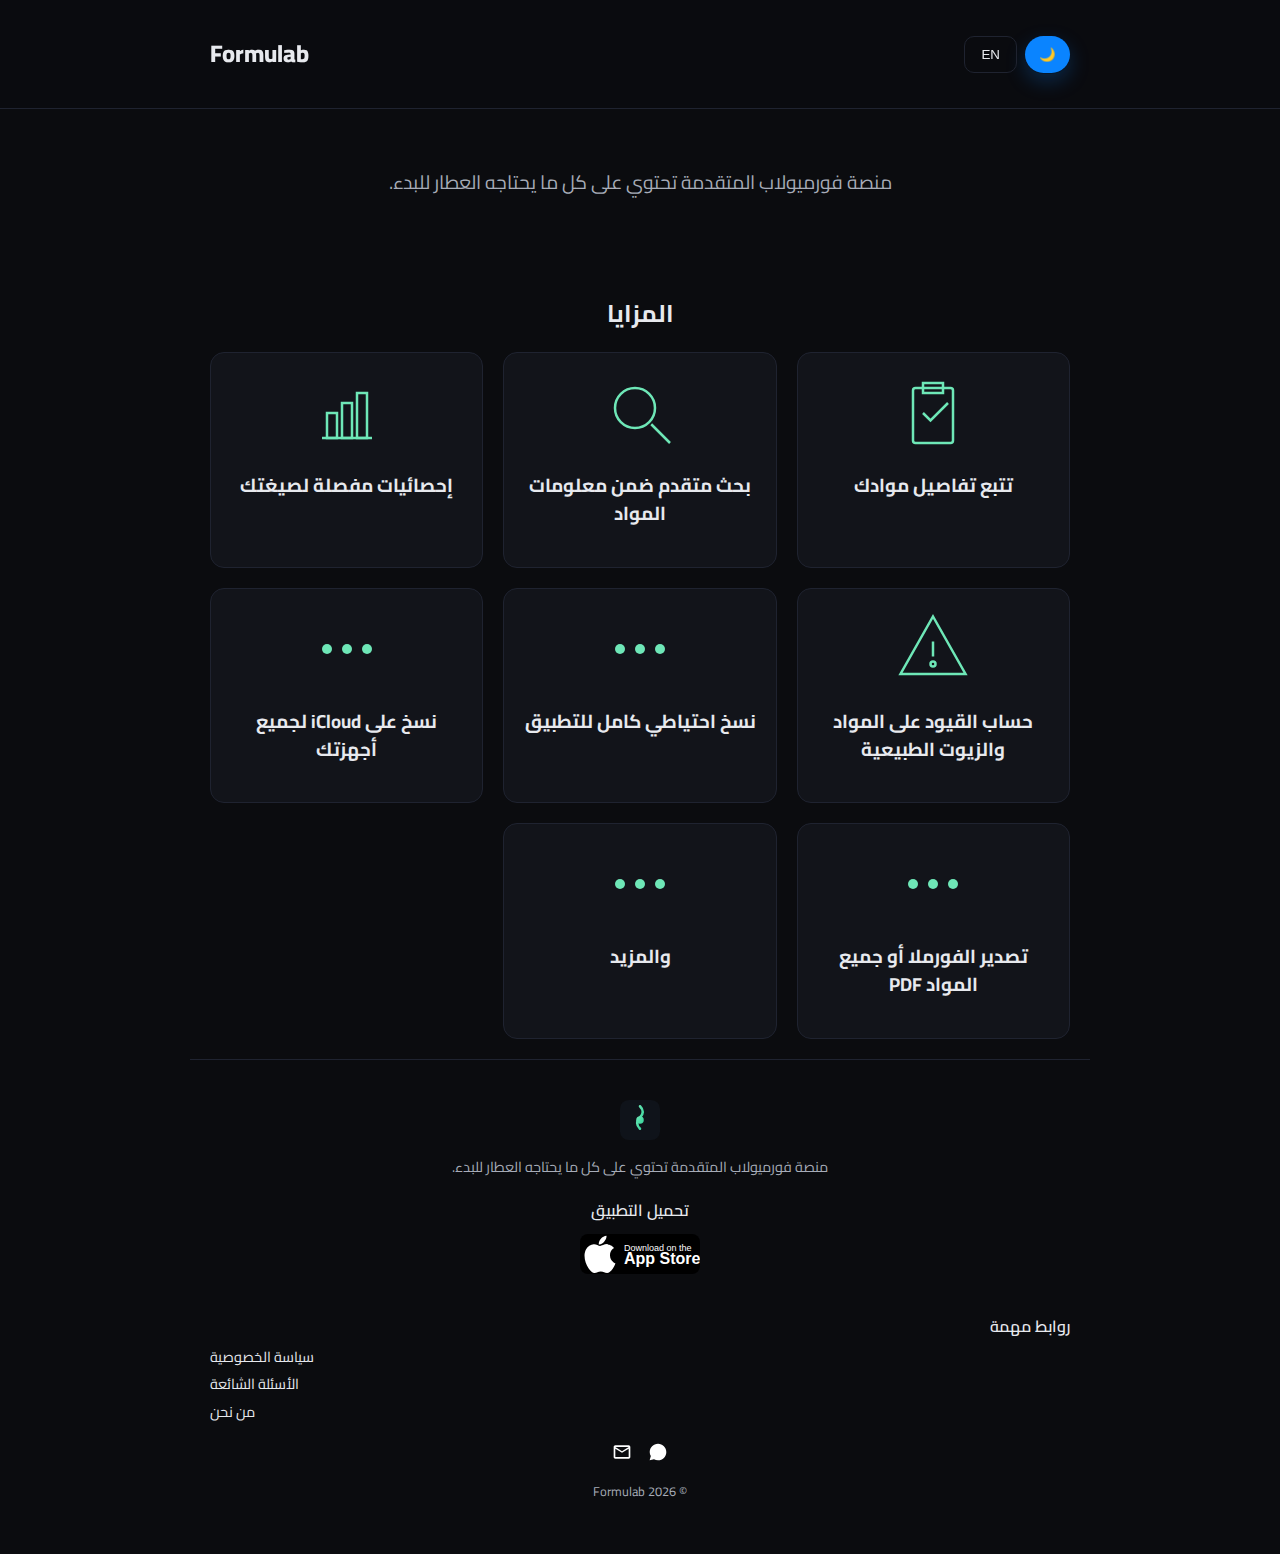
<file: index.html>
<!doctype html>
<html lang="en">
<head>
  <meta charset="utf-8" />
  <meta name="viewport" content="width=device-width, initial-scale=1" />
  <title>Formulab</title>
  <meta name="description" content="The advanced FORMULAB platform has everything a perfumer needs to get started." />
  <link href="https://fonts.googleapis.com/css2?family=Cairo:wght@400;600;800&display=swap" rel="stylesheet">
  <link rel="stylesheet" href="styles.css" />
</head>
<body>
  <header class="site-header">
    <div class="header container">
      <h1 class="brand">Formulab</h1>
      <div class="header-actions">
        <button id="themeToggle" class="btn solid" aria-label="Toggle theme">🌙</button>
        <button id="langToggle" class="btn outline">EN</button>
      </div>
    </div>
  </header>
  <main id="main">
    <section class="hero container">
      <p class="lead" data-i18n="hero.lead">The advanced FORMULAB platform has everything a perfumer needs to get started.</p>
    </section>
    <section class="features container" id="features">
      <h2 data-i18n="features.header">Features</h2>
      <div class="grid">
        <article class="feature">
          <img src="assets/feature-track.svg" alt="Track your material details" />
          <h3 data-i18n="feature.track">Track your material details</h3>
        </article>
        <article class="feature">
          <img src="assets/feature-search.svg" alt="Advanced search within material information" />
          <h3 data-i18n="feature.search">Advanced search within material information</h3>
        </article>
        <article class="feature">
          <img src="assets/feature-stats.svg" alt="Detailed statistics for your formula" />
          <h3 data-i18n="feature.stats">Detailed statistics for your formula</h3>
        </article>
        <article class="feature">
          <img src="assets/feature-restrictions.svg" alt="Calculation of restrictions on materials and natural oils" />
          <h3 data-i18n="feature.restrictions">Calculation of restrictions on materials and natural oils</h3>
        </article>
        <article class="feature">
          <img src="assets/feature-more.svg" alt="Full app backup" />
          <h3 data-i18n="feature.backup">Full app backup</h3>
        </article>
        <article class="feature">
          <img src="assets/feature-more.svg" alt="iCloud backup across all your devices" />
          <h3 data-i18n="feature.icloud">iCloud backup across all your devices</h3>
        </article>
        <article class="feature">
          <img src="assets/feature-more.svg" alt="Export formula or all materials as PDF" />
          <h3 data-i18n="feature.export">Export formula or all materials as PDF</h3>
        </article>
        <article class="feature">
          <img src="assets/feature-more.svg" alt="and more" />
          <h3 data-i18n="feature.more">and more</h3>
        </article>
      </div>
    </section>
  </main>
  <footer class="site-footer container">
    <img src="assets/logo.svg" alt="Formulab" class="footer-logo" />
    <p class="footer-desc" data-i18n="footer.description">The advanced FORMULAB platform has everything a perfumer needs to get started.</p>
    <div class="download">
      <p class="download-title" data-i18n="footer.download">Download the app</p>
      <div class="download-links">
        <a href="#" id="appStoreLink"><img src="assets/appstore-badge.svg" alt="App Store" /></a>
      </div>
    </div>
  <p class="footer-pages-title" data-i18n="footer.linksTitle">روابط مهمة</p>
  <nav class="footer-pages" id="footerPages"></nav>
    <div class="footer-social">
      <a id="whatsLink" href="https://wa.me/966596204057" target="_blank" rel="noopener" aria-label="WhatsApp">
        <img src="assets/whatsapp.svg" alt="WhatsApp" />
      </a>
      <a id="mailLink" href="mailto:allbdrii99@gmail.com" aria-label="Email">
        <img src="assets/mail.svg" alt="Email" />
      </a>
    </div>
    <p class="footer-copy">© <span id="year"></span> Formulab</p>
  </footer>
  <script src="config.js"></script>
  <script src="main.js"></script>
  <script>
    const yearEl = document.getElementById('year');
    if (yearEl) yearEl.textContent = new Date().getFullYear();
  </script>

</body>
</html>
</file>
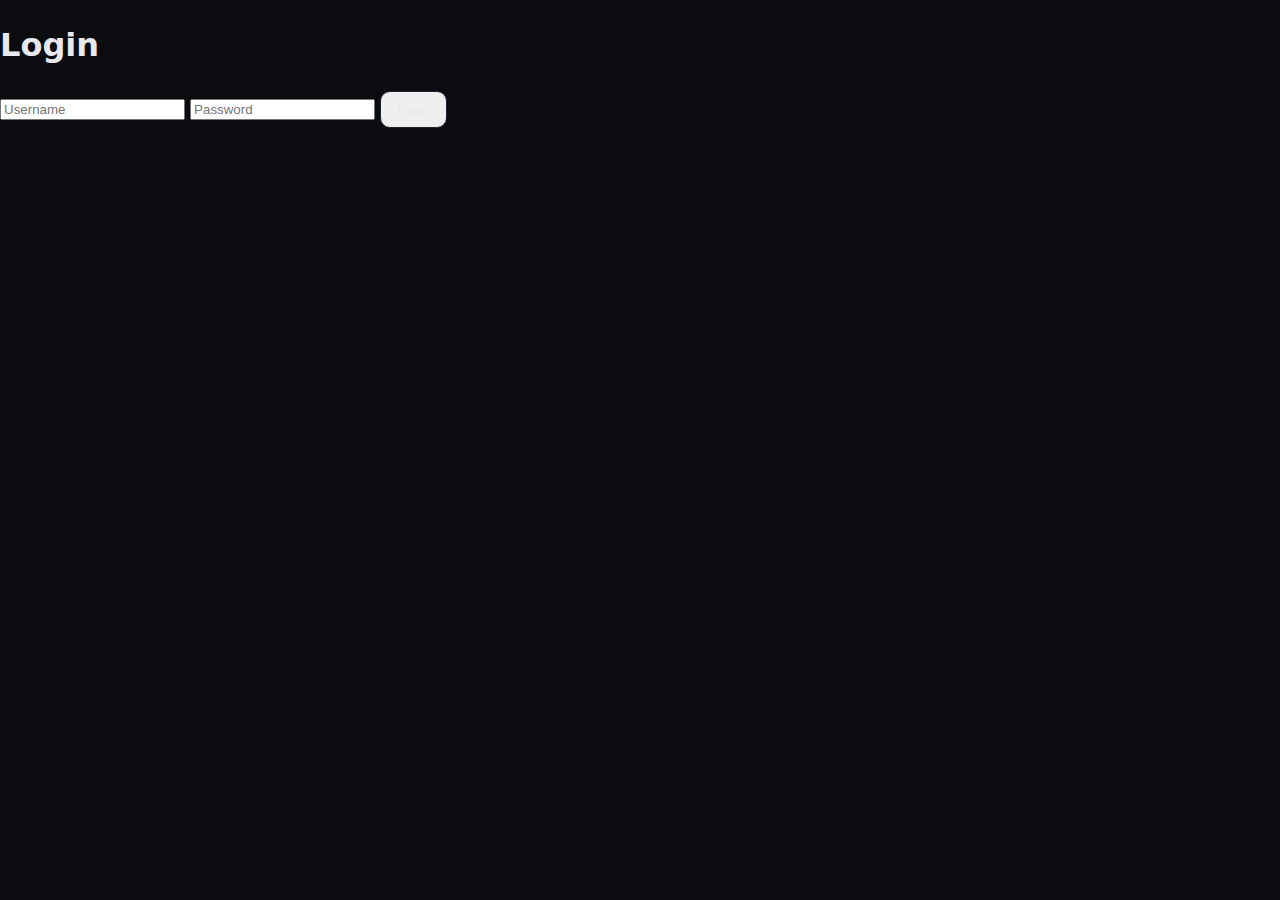
<file: admin.html>
<!doctype html>
<html lang="en">
<head>
  <meta charset="utf-8" />
  <meta name="viewport" content="width=device-width, initial-scale=1" />
  <title>Admin Panel</title>
  <link rel="stylesheet" href="styles.css" />
</head>
<body>
  <div id="login">
    <h1>Login</h1>
    <form id="loginForm">
      <input type="text" id="username" placeholder="Username" required />
      <input type="password" id="password" placeholder="Password" required />
      <button type="submit" class="btn">Login</button>
    </form>
  </div>
  <div id="panel" style="display:none;">
    <h1>Control Panel</h1>
    <section>
      <label>Site name<br><input id="siteName" type="text" /></label><br>
      <label>Site icon URL<br><input id="siteIcon" type="text" /></label><br>
      <label>WhatsApp link<br><input id="whatsapp" type="text" /></label><br>
      <label>Email link<br><input id="email" type="text" /></label>
    </section>
    <section>
      <h2>Important pages</h2>
      <div id="pagesContainer"></div>
      <button id="addPage" class="btn">Add page</button>
    </section>
    <button id="saveConfig" class="btn">Save</button>
  </div>
  <script src="config.js"></script>
  <script src="admin.js"></script>
</body>
</html>
</file>
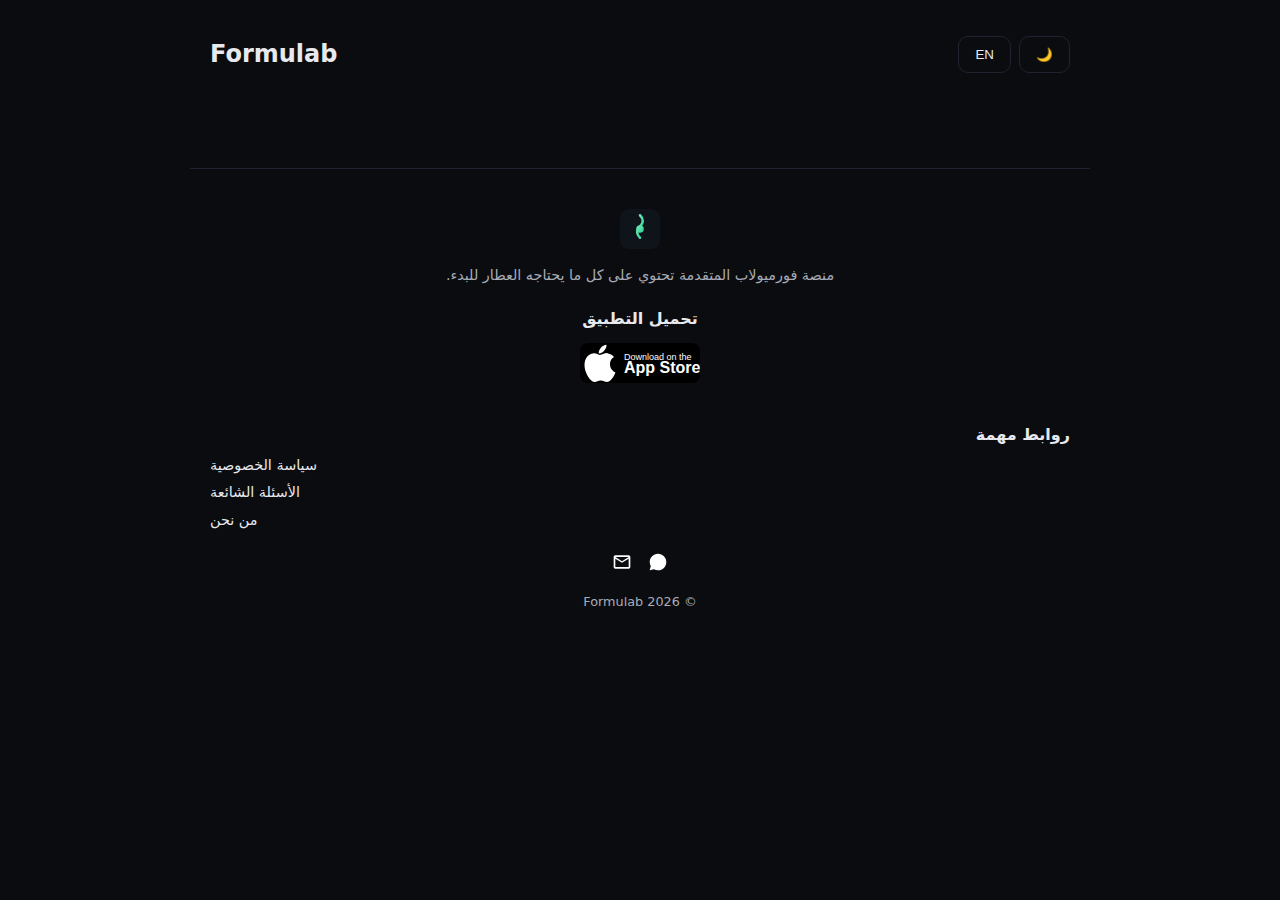
<file: page.html>
<!doctype html>
<html lang="en">
<head>
  <meta charset="utf-8" />
  <meta name="viewport" content="width=device-width, initial-scale=1" />
  <title>Page</title>
  <link rel="stylesheet" href="styles.css" />
</head>
<body>
  <header class="header container">
    <h1 class="brand">Formulab</h1>
    <div class="header-actions">
      <button id="themeToggle" class="btn outline" aria-label="Toggle theme">🌙</button>
      <button id="langToggle" class="btn outline">EN</button>
    </div>
  </header>
  <main class="container">
    <h2 id="pageTitle"></h2>
    <div id="pageContent"></div>
  </main>
  <footer class="site-footer container">
    <img src="assets/logo.svg" alt="Formulab" class="footer-logo" />
    <p class="footer-desc" data-i18n="footer.description">The advanced FORMULAB platform has everything a perfumer needs to get started.</p>
    <div class="download">
      <p class="download-title" data-i18n="footer.download">Download the app</p>
      <div class="download-links">
        <a href="#" id="appStoreLink"><img src="assets/appstore-badge.svg" alt="App Store" /></a>
      </div>
    </div>
    <p class="footer-pages-title" data-i18n="footer.linksTitle">Important links</p>
    <nav class="footer-pages" id="footerPages"></nav>
    <div class="footer-social">
      <a id="whatsLink" href="https://wa.me/966596204057" target="_blank" rel="noopener" aria-label="WhatsApp">
        <img src="assets/whatsapp.svg" alt="WhatsApp" />
      </a>
      <a id="mailLink" href="mailto:allbdrii99@gmail.com" aria-label="Email">
        <img src="assets/mail.svg" alt="Email" />
      </a>
    </div>
    <p class="footer-copy">© <span id="year"></span> Formulab</p>
  </footer>
  <script src="config.js"></script>
  <script src="main.js"></script>
  <script>
    document.addEventListener('DOMContentLoaded', () => {
      const params = new URLSearchParams(location.search);
      const slug = params.get('slug');
      const cfg = loadConfig();
      const page = cfg.pages.find(p => p.slug === slug);
      if (page) {
        const title = page.titles[currentLang] || page.titles.en || '';
        const content = page.contents[currentLang] || page.contents.en || '';
        document.getElementById('pageTitle').textContent = title;
        document.getElementById('pageContent').innerHTML = content;
      }
    });
  </script>
</body>
</html>
</file>
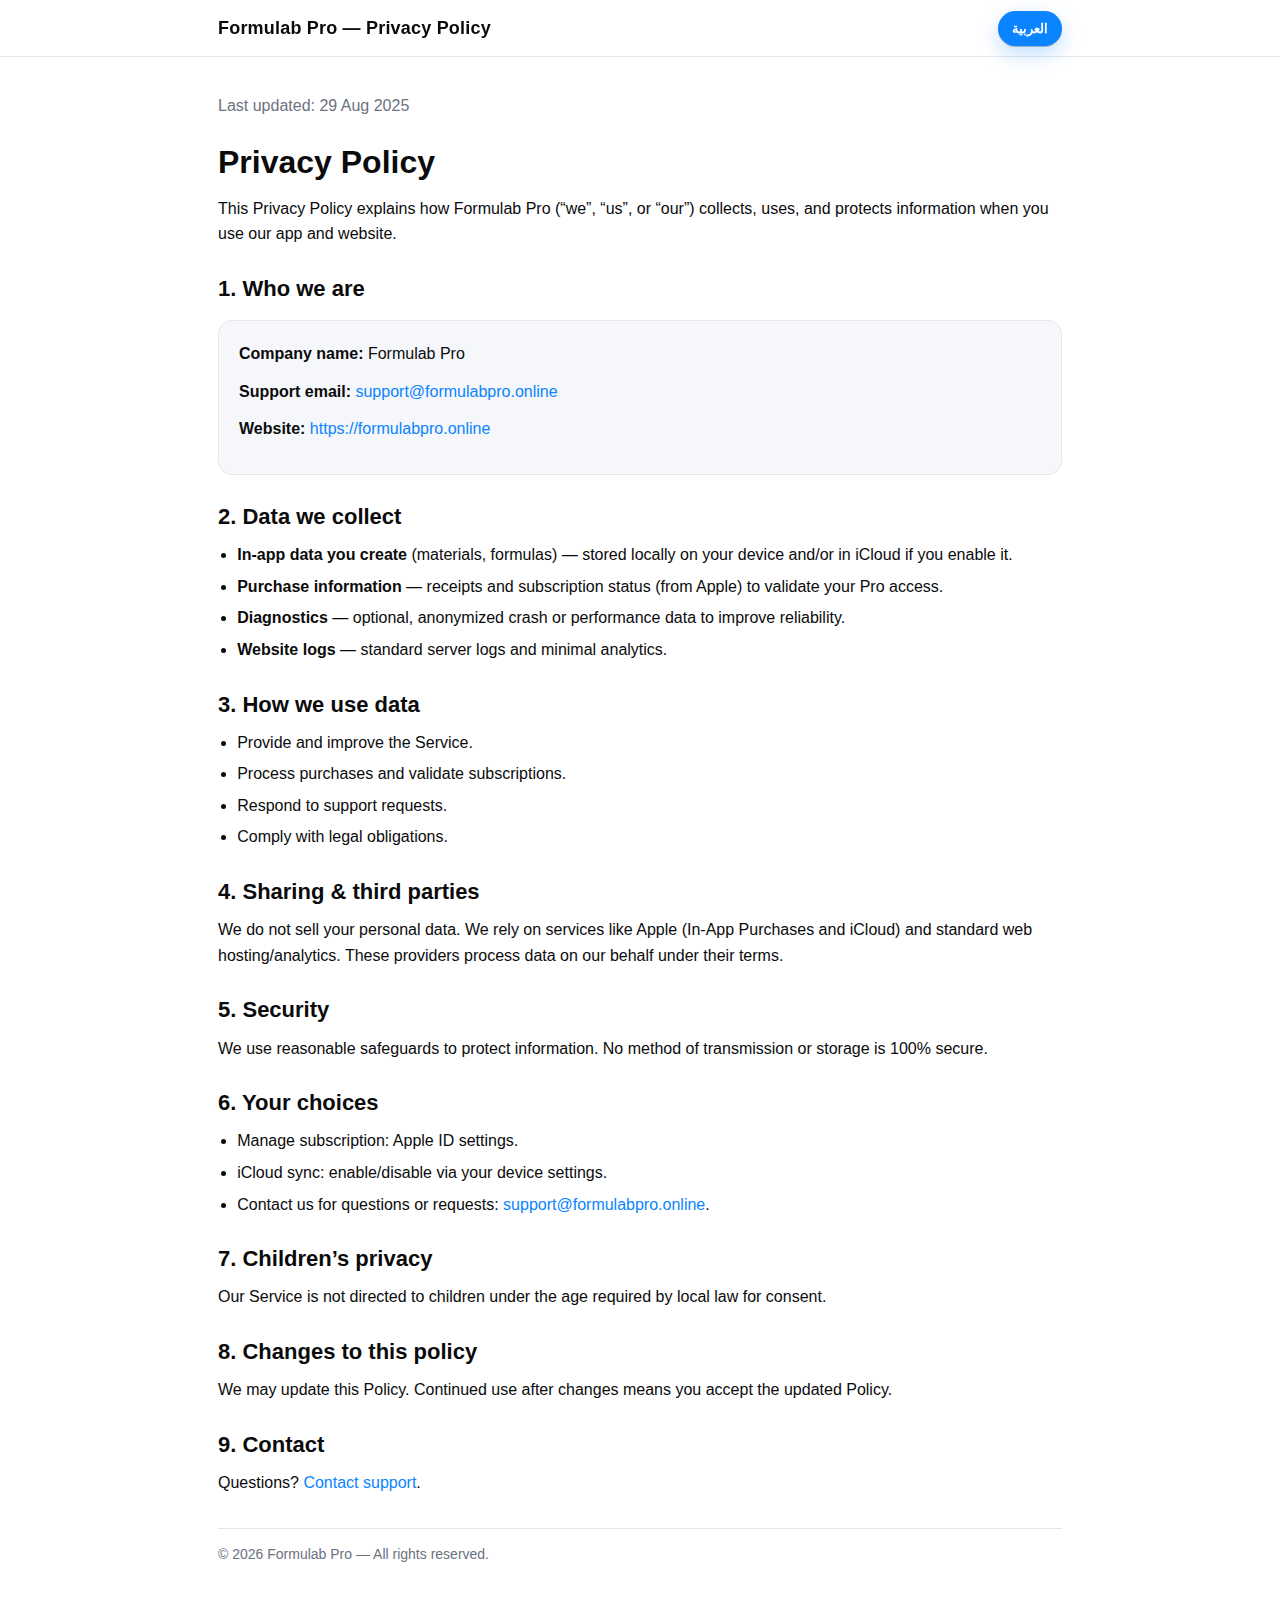
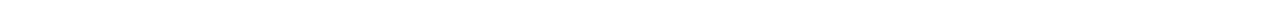
<file: privacy.html>
<!doctype html>
<html lang="en" dir="ltr">
<head>
<meta charset="utf-8" />
<meta name="viewport" content="width=device-width,initial-scale=1" />
<title>Formulab Pro — Privacy Policy</title>
<meta name="color-scheme" content="light dark" />
<style>
  :root{
    --bg: #ffffff;
    --fg: #0b0b0c;
    --muted: #6b7280;
    --link: #0a84ff;
    --card: #f5f7fb;
    --border: #e5e7eb;
  }
  @media (prefers-color-scheme: dark){
    :root{
      --bg: #0b0b0c;
      --fg: #f7f7f8;
      --muted: #a1a1aa;
      --link: #4da3ff;
      --card: #121317;
      --border: #23242a;
    }
  }
  *{box-sizing:border-box}
  html,body{height:100%}
  body{
    margin:0;
    font: 16px -apple-system, BlinkMacSystemFont, "Segoe UI", Roboto, "Helvetica Neue", Arial, "Apple Color Emoji", "Segoe UI Emoji", "Segoe UI Symbol", sans-serif;
    background:var(--bg);
    color:var(--fg);
    line-height:1.6;
  }
  .wrap{
    max-width: 900px;
    margin: 0 auto;
    padding: 20px clamp(16px, 4vw, 28px) 44px;
  }
  header{
    position: sticky;
    top:0;
    backdrop-filter: blur(8px);
    background: color-mix(in srgb, var(--bg) 85%, transparent);
    border-bottom: 1px solid var(--border);
    z-index: 10;
  }
  .head{
    display:flex; align-items:center; justify-content:space-between;
    gap:12px; min-height:56px;
    padding: 8px clamp(16px, 4vw, 28px);
    max-width: 900px; margin: 0 auto;
  }
  .brand{ font-weight: 800; letter-spacing: .2px; font-size: 18px; }

  /* زر تغيير اللغة — نسخة "ممتلئة" واضحة */
  .lang-btn{
    appearance: none;
    border: none;
    background: var(--link);
    color: #fff;
    padding: 10px 14px;
    border-radius: 999px;
    font-weight: 700;
    cursor: pointer;
    box-shadow: 0 1px 0 rgba(0,0,0,.25),
                0 8px 20px color-mix(in srgb, var(--link) 25%, transparent);
    transition: transform .08s ease, filter .12s ease, box-shadow .12s ease;
  }
  .lang-btn:hover{ filter: brightness(.95); }
  .lang-btn:active{ transform: translateY(1px); }
  .lang-btn:focus-visible{
    outline: 2px solid #fff;
    outline-offset: 2px;
  }
  @media (prefers-color-scheme: dark) {
    .lang-btn{
      box-shadow: 0 1px 0 rgba(0,0,0,.5),
                  0 8px 20px color-mix(in srgb, var(--link) 35%, transparent);
    }
  }

  main{ margin-top: 16px; }
  h1{ font-size: clamp(22px, 3.6vw, 32px); margin: 18px 0 8px; }
  h2{ font-size: clamp(18px, 2.8vw, 22px); margin: 24px 0 8px; }
  p{ margin: 0 0 12px; }
  ul{ margin: 0 0 12px 1.2em; padding:0; }
  li{ margin: 6px 0; }
  a{ color: var(--link); text-decoration: none; }
  a:hover{ text-decoration: underline; }

  .card{
    background: var(--card);
    border: 1px solid var(--border);
    border-radius: 14px;
    padding: clamp(14px, 2.8vw, 20px);
    margin: 14px 0;
  }
  .muted{ color: var(--muted); }
  footer{
    margin-top: 32px; padding-top: 14px;
    border-top:1px solid var(--border);
    color:var(--muted); font-size: 14px;
  }

  /* RTL tweaks */
  html[dir="rtl"] body{ font-family: system-ui, -apple-system, "SF Pro", "Segoe UI", Tahoma, "Noto Kufi Arabic", "Cairo", "Geeza Pro", Arial, sans-serif; }
  html[dir="rtl"] ul{ margin: 0 1.2em 12px 0; }
</style>
</head>
<body>
  <header>
    <div class="head">
      <div class="brand">Formulab Pro — Privacy Policy</div>
      <button id="langBtn" class="lang-btn" aria-label="Switch language">العربية</button>
    </div>
  </header>

  <div class="wrap">
    <main>
      <!-- EN content (default visible) -->
      <article class="lang lang-en" lang="en">
        <p class="muted">Last updated: 29 Aug 2025</p>

        <h1>Privacy Policy</h1>
        <p>This Privacy Policy explains how Formulab Pro (“we”, “us”, or “our”) collects, uses, and protects information when you use our app and website.</p>

        <h2>1. Who we are</h2>
        <div class="card">
          <p><strong>Company name:</strong> Formulab Pro</p>
          <p><strong>Support email:</strong> <a href="mailto:support@formulabpro.online">support@formulabpro.online</a></p>
          <p><strong>Website:</strong> <a href="https://formulabpro.online" target="_blank" rel="noopener">https://formulabpro.online</a></p>
        </div>

        <h2>2. Data we collect</h2>
        <ul>
          <li><strong>In-app data you create</strong> (materials, formulas) — stored locally on your device and/or in iCloud if you enable it.</li>
          <li><strong>Purchase information</strong> — receipts and subscription status (from Apple) to validate your Pro access.</li>
          <li><strong>Diagnostics</strong> — optional, anonymized crash or performance data to improve reliability.</li>
          <li><strong>Website logs</strong> — standard server logs and minimal analytics.</li>
        </ul>

        <h2>3. How we use data</h2>
        <ul>
          <li>Provide and improve the Service.</li>
          <li>Process purchases and validate subscriptions.</li>
          <li>Respond to support requests.</li>
          <li>Comply with legal obligations.</li>
        </ul>

        <h2>4. Sharing & third parties</h2>
        <p>We do not sell your personal data. We rely on services like Apple (In-App Purchases and iCloud) and standard web hosting/analytics. These providers process data on our behalf under their terms.</p>

        <h2>5. Security</h2>
        <p>We use reasonable safeguards to protect information. No method of transmission or storage is 100% secure.</p>

        <h2>6. Your choices</h2>
        <ul>
          <li>Manage subscription: Apple ID settings.</li>
          <li>iCloud sync: enable/disable via your device settings.</li>
          <li>Contact us for questions or requests: <a href="mailto:support@formulabpro.online">support@formulabpro.online</a>.</li>
        </ul>

        <h2>7. Children’s privacy</h2>
        <p>Our Service is not directed to children under the age required by local law for consent.</p>

        <h2>8. Changes to this policy</h2>
        <p>We may update this Policy. Continued use after changes means you accept the updated Policy.</p>

        <h2>9. Contact</h2>
        <p>Questions? <a href="mailto:support@formulabpro.online">Contact support</a>.</p>
      </article>

      <!-- AR content (hidden until toggled) -->
      <article class="lang lang-ar" lang="ar" style="display:none">
        <p class="muted">آخر تحديث: 29 أغسطس 2025</p>

        <h1>سياسة الخصوصية</h1>
        <p>توضح سياسة الخصوصية هذه كيفية قيام <strong>فورميولاب برو</strong> (“نحن”) بجمع المعلومات واستخدامها وحمايتها عند استخدامك للتطبيق والموقع.</p>

        <h2>1. من نحن</h2>
        <div class="card">
          <p><strong>اسم الشركة:</strong> فورميولاب برو</p>
          <p><strong>بريد الدعم:</strong> <a href="mailto:support@formulabpro.online">support@formulabpro.online</a></p>
          <p><strong>الموقع:</strong> <a href="https://formulabpro.online" target="_blank" rel="noopener">https://formulabpro.online</a></p>
        </div>

        <h2>2. البيانات التي نجمعها</h2>
        <ul>
          <li><strong>البيانات التي تنشئها داخل التطبيق</strong> (المواد والتركيبات) — تُحفظ على جهازك و/أو على iCloud إذا فعّلت ذلك.</li>
          <li><strong>معلومات الشراء</strong> — إيصالات وحالة الاشتراك (من Apple) للتحقق من صلاحية الاشتراك.</li>
          <li><strong>التشخيصات</strong> — بيانات أعطال/أداء مجهولة لتحسين الاعتمادية.</li>
          <li><strong>سجلات الموقع</strong> — سجلات خادم قياسية وتحليلات بسيطة.</li>
        </ul>

        <h2>3. كيفية استخدام البيانات</h2>
        <ul>
          <li>تقديم الخدمة وتحسينها.</li>
          <li>معالجة المشتريات والتحقق من الاشتراكات.</li>
          <li>الاستجابة لطلبات الدعم.</li>
          <li>الامتثال للالتزامات القانونية.</li>
        </ul>

        <h2>4. المشاركة وأطراف ثالثة</h2>
        <p>لا نبيع بياناتك الشخصية. نعتمد على خدمات مثل Apple (مشتريات داخل التطبيق وiCloud) واستضافة/تحليلات مواقع معتادة، وتقوم هذه الجهات بمعالجة البيانات وفق شروطها.</p>

        <h2>5. الأمان</h2>
        <p>نستخدم وسائل حماية معقولة. لكن لا توجد وسيلة نقل أو تخزين آمنة بنسبة 100%.</p>

        <h2>6. اختياراتك</h2>
        <ul>
          <li>إدارة الاشتراك: إعدادات حساب Apple ID.</li>
          <li>مزامنة iCloud: تفعيل/تعطيل من إعدادات جهازك.</li>
          <li>للاستفسار أو الطلبات: <a href="mailto:support@formulabpro.online">support@formulabpro.online</a>.</li>
        </ul>

        <h2>7. خصوصية الأطفال</h2>
        <p>لا تستهدف الخدمة الأطفال دون السن المسموح به قانونًا للموافقة.</p>

        <h2>8. تغييرات السياسة</h2>
        <p>قد نقوم بتحديث هذه السياسة. استمرارك في الاستخدام يعني موافقتك على النسخة المحدّثة.</p>

        <h2>9. التواصل</h2>
        <p>للاستفسارات: <a href="mailto:support@formulabpro.online">support@formulabpro.online</a>.</p>
      </article>

      <footer>
        © <span id="year"></span> Formulab Pro — All rights reserved.
      </footer>
    </main>
  </div>

<script>
  const btn = document.getElementById('langBtn');
  const root = document.documentElement;
  const en = document.querySelector('.lang-en');
  const ar = document.querySelector('.lang-ar');

  function setLang(code){
    const isAr = code === 'ar';
    root.lang = code;
    root.dir = isAr ? 'rtl' : 'ltr';
    en.style.display = isAr ? 'none' : 'block';
    ar.style.display = isAr ? 'block' : 'none';
    btn.textContent = isAr ? 'English' : 'العربية';
    localStorage.setItem('fl_lang', code);
  }

  // init
  const saved = localStorage.getItem('fl_lang') || 'en';
  setLang(saved);

  btn.addEventListener('click', () => setLang(root.lang === 'ar' ? 'en' : 'ar'));

  // year
  document.getElementById('year').textContent = new Date().getFullYear();
</script>
</body>
</html>
</file>
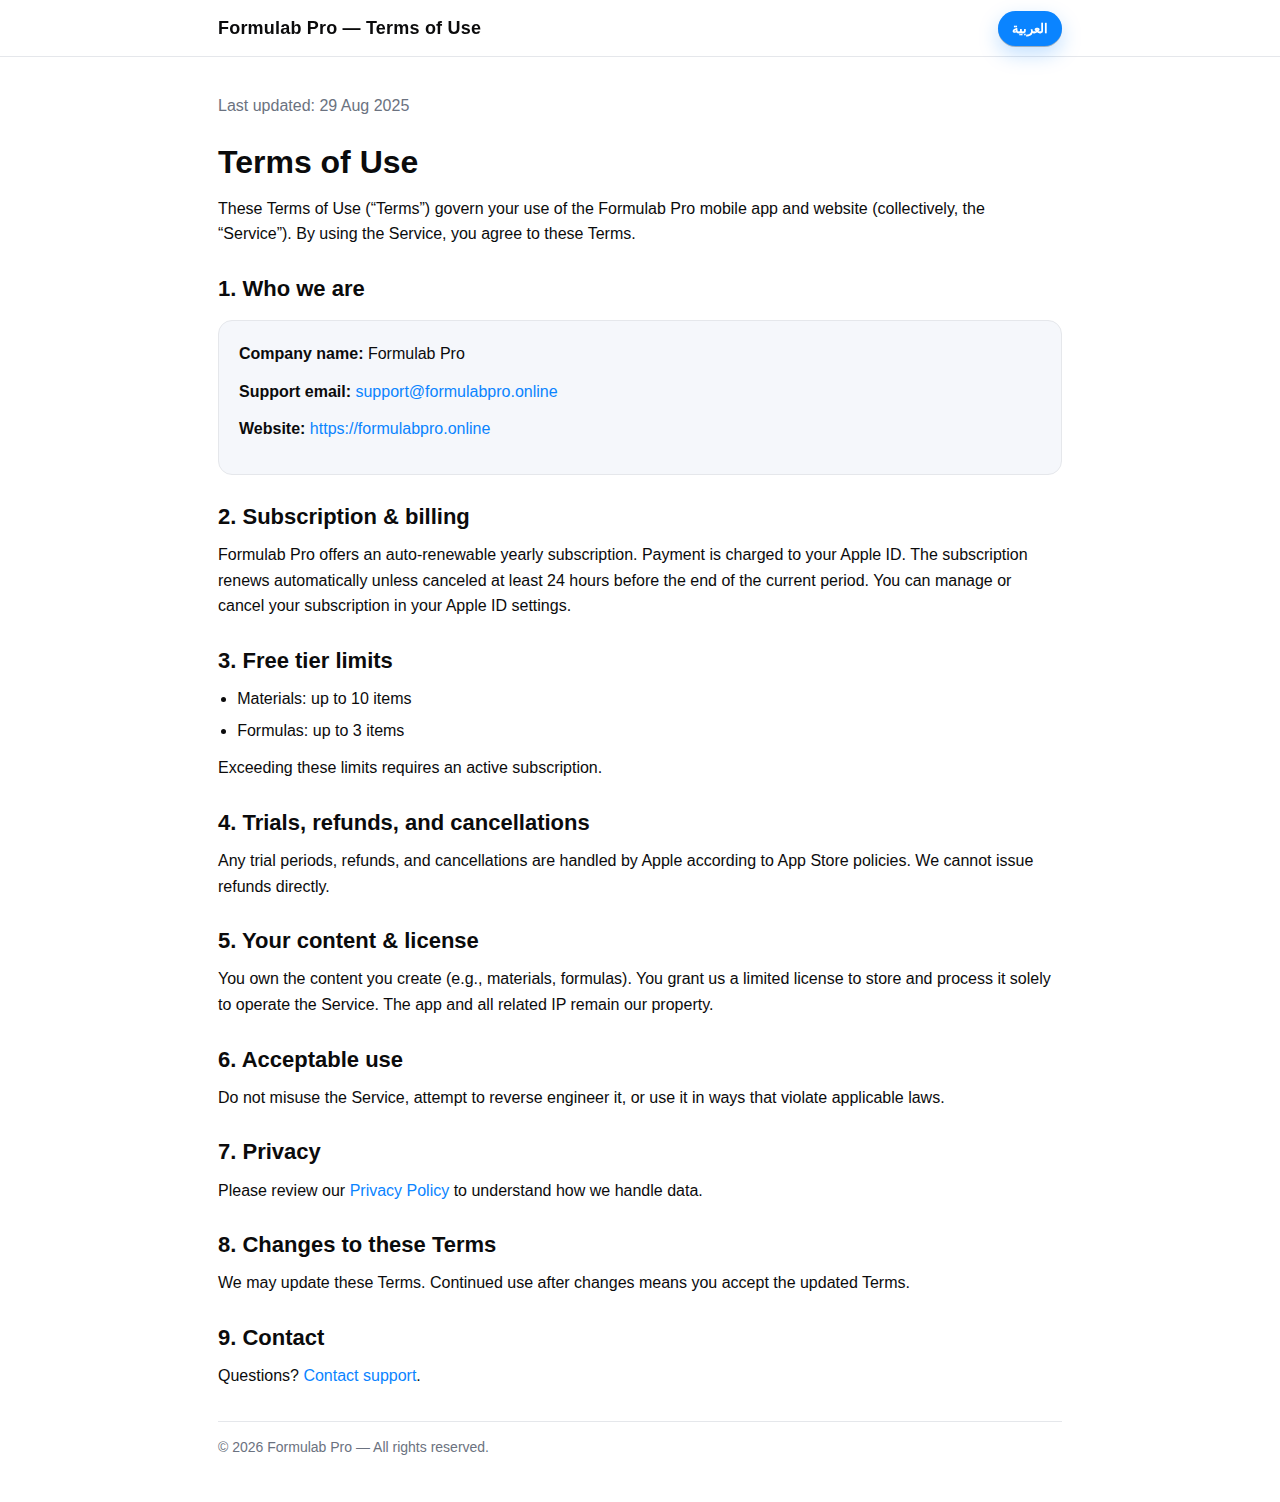
<file: terms.html>
<!doctype html>
<html lang="en" dir="ltr">
<head>
<meta charset="utf-8" />
<meta name="viewport" content="width=device-width,initial-scale=1" />
<title>Formulab Pro — Terms of Use</title>
<meta name="color-scheme" content="light dark" />
<style>
  :root{
    --bg: #ffffff;
    --fg: #0b0b0c;
    --muted: #6b7280;
    --link: #0a84ff;
    --card: #f5f7fb;
    --border: #e5e7eb;
  }
  @media (prefers-color-scheme: dark){
    :root{
      --bg: #0b0b0c;
      --fg: #f7f7f8;
      --muted: #a1a1aa;
      --link: #4da3ff;
      --card: #121317;
      --border: #23242a;
    }
  }
  *{box-sizing:border-box}
  html,body{height:100%}
  body{
    margin:0;
    font: 16px -apple-system, BlinkMacSystemFont, "Segoe UI", Roboto, "Helvetica Neue", Arial, "Apple Color Emoji", "Segoe UI Emoji", "Segoe UI Symbol", sans-serif;
    background:var(--bg);
    color:var(--fg);
    line-height:1.6;
  }
  .wrap{
    max-width: 900px;
    margin: 0 auto;
    padding: 20px clamp(16px, 4vw, 28px) 44px;
  }
  header{
    position: sticky;
    top:0;
    backdrop-filter: blur(8px);
    background: color-mix(in srgb, var(--bg) 85%, transparent);
    border-bottom: 1px solid var(--border);
    z-index: 10;
  }
  .head{
    display:flex; align-items:center; justify-content:space-between;
    gap:12px; min-height:56px;
    padding: 8px clamp(16px, 4vw, 28px);
    max-width: 900px; margin: 0 auto;
  }
  .brand{
    font-weight: 800; letter-spacing: .2px; font-size: 18px;
  }

  /* زر تغيير اللغة — نسخة "ممتلئة" واضحة */
  .lang-btn{
    appearance: none;
    border: none;
    background: var(--link);
    color: #fff;
    padding: 10px 14px;
    border-radius: 999px;
    font-weight: 700;
    cursor: pointer;
    box-shadow: 0 1px 0 rgba(0,0,0,.25),
                0 8px 20px color-mix(in srgb, var(--link) 25%, transparent);
    transition: transform .08s ease, filter .12s ease, box-shadow .12s ease;
  }
  .lang-btn:hover{ filter: brightness(.95); }
  .lang-btn:active{ transform: translateY(1px); }
  .lang-btn:focus-visible{
    outline: 2px solid #fff;
    outline-offset: 2px;
  }
  @media (prefers-color-scheme: dark) {
    .lang-btn{
      box-shadow: 0 1px 0 rgba(0,0,0,.5),
                  0 8px 20px color-mix(in srgb, var(--link) 35%, transparent);
    }
  }

  main{ margin-top: 16px; }
  h1{ font-size: clamp(22px, 3.6vw, 32px); margin: 18px 0 8px; }
  h2{ font-size: clamp(18px, 2.8vw, 22px); margin: 24px 0 8px; }
  p{ margin: 0 0 12px; }
  ul{ margin: 0 0 12px 1.2em; padding:0; }
  li{ margin: 6px 0; }
  a{ color: var(--link); text-decoration: none; }
  a:hover{ text-decoration: underline; }

  .card{
    background: var(--card);
    border: 1px solid var(--border);
    border-radius: 14px;
    padding: clamp(14px, 2.8vw, 20px);
    margin: 14px 0;
  }
  .muted{ color: var(--muted); }
  footer{
    margin-top: 32px; padding-top: 14px;
    border-top:1px solid var(--border);
    color:var(--muted); font-size: 14px;
  }

  /* RTL tweaks */
  html[dir="rtl"] body{ font-family: system-ui, -apple-system, "SF Pro", "Segoe UI", Tahoma, "Noto Kufi Arabic", "Cairo", "Geeza Pro", Arial, sans-serif; }
  html[dir="rtl"] ul{ margin: 0 1.2em 12px 0; }
</style>
</head>
<body>
  <header>
    <div class="head">
      <div class="brand">Formulab Pro — Terms of Use</div>
      <button id="langBtn" class="lang-btn" aria-label="Switch language">العربية</button>
    </div>
  </header>

  <div class="wrap">
    <main>
      <!-- EN content (default visible) -->
      <article class="lang lang-en" lang="en">
        <p class="muted">Last updated: 29 Aug 2025</p>

        <h1>Terms of Use</h1>
        <p>These Terms of Use (“Terms”) govern your use of the Formulab Pro mobile app and website (collectively, the “Service”). By using the Service, you agree to these Terms.</p>

        <h2>1. Who we are</h2>
        <div class="card">
          <p><strong>Company name:</strong> Formulab Pro</p>
          <p><strong>Support email:</strong> <a href="mailto:support@formulabpro.online">support@formulabpro.online</a></p>
          <p><strong>Website:</strong> <a href="https://formulabpro.online" target="_blank" rel="noopener">https://formulabpro.online</a></p>
        </div>

        <h2>2. Subscription & billing</h2>
        <p>Formulab Pro offers an auto-renewable yearly subscription. Payment is charged to your Apple ID. The subscription renews automatically unless canceled at least 24 hours before the end of the current period. You can manage or cancel your subscription in your Apple ID settings.</p>

        <h2>3. Free tier limits</h2>
        <ul>
          <li>Materials: up to 10 items</li>
          <li>Formulas: up to 3 items</li>
        </ul>
        <p>Exceeding these limits requires an active subscription.</p>

        <h2>4. Trials, refunds, and cancellations</h2>
        <p>Any trial periods, refunds, and cancellations are handled by Apple according to App Store policies. We cannot issue refunds directly.</p>

        <h2>5. Your content & license</h2>
        <p>You own the content you create (e.g., materials, formulas). You grant us a limited license to store and process it solely to operate the Service. The app and all related IP remain our property.</p>

        <h2>6. Acceptable use</h2>
        <p>Do not misuse the Service, attempt to reverse engineer it, or use it in ways that violate applicable laws.</p>

        <h2>7. Privacy</h2>
        <p>Please review our <a href="/privacy.html">Privacy Policy</a> to understand how we handle data.</p>

        <h2>8. Changes to these Terms</h2>
        <p>We may update these Terms. Continued use after changes means you accept the updated Terms.</p>

        <h2>9. Contact</h2>
        <p>Questions? <a href="mailto:support@formulabpro.online">Contact support</a>.</p>
      </article>

      <!-- AR content (hidden until toggled) -->
      <article class="lang lang-ar" lang="ar" style="display:none">
        <p class="muted">آخر تحديث: 29 أغسطس 2025</p>

        <h1>شروط الاستخدام</h1>
        <p>تحكم هذه الشروط استخدامك لتطبيق وموقع <strong>فورميولاب برو</strong> (“الخدمة”). باستخدامك للخدمة فأنت توافق على هذه الشروط.</p>

        <h2>1. من نحن</h2>
        <div class="card">
          <p><strong>اسم الشركة:</strong> فورميولاب برو</p>
          <p><strong>بريد الدعم:</strong> <a href="mailto:support@formulabpro.online">support@formulabpro.online</a></p>
          <p><strong>الموقع:</strong> <a href="https://formulabpro.online" target="_blank" rel="noopener">https://formulabpro.online</a></p>
        </div>

        <h2>2. الاشتراك والفوترة</h2>
        <p>تقدم فورميولاب برو اشتراكًا سنويًا يُجدد تلقائيًا. يتم تحصيل المبلغ من حساب Apple ID. يتجدد الاشتراك تلقائيًا ما لم يتم إلغاؤه قبل 24 ساعة على الأقل من نهاية الفترة الجارية. يمكنك إدارة الاشتراك أو إلغاؤه من إعدادات Apple ID.</p>

        <h2>3. حدود النسخة المجانية</h2>
        <ul>
          <li>المواد: حتى 10 عناصر</li>
          <li>التركيبات: حتى 3 عناصر</li>
        </ul>
        <p>تجاوز هذه الحدود يتطلب اشتراكًا فعالًا.</p>

        <h2>4. الفترات التجريبية والاسترداد والإلغاء</h2>
        <p>تتم معالجة أي فترات تجريبية أو استرداد أو إلغاء عبر Apple وفق سياسات App Store. لا يمكننا إصدار المبالغ مباشرة.</p>

        <h2>5. المحتوى والترخيص</h2>
        <p>تملك المحتوى الذي تنشئه (مثل المواد والتركيبات). وتمنحنا ترخيصًا محدودًا لتخزينه ومعالجته فقط لتشغيل الخدمة. التطبيق وكافة حقوق الملكية الفكرية تظل مملوكة لنا.</p>

        <h2>6. الاستخدام المقبول</h2>
        <p>يُحظر إساءة استخدام الخدمة أو محاولة تفكيكها أو استخدامها بما يخالف القوانين المعمول بها.</p>

        <h2>7. الخصوصية</h2>
        <p>يرجى مراجعة <a href="/privacy.html">سياسة الخصوصية</a> لمعرفة كيفية التعامل مع البيانات.</p>

        <h2>8. تغييرات الشروط</h2>
        <p>قد نقوم بتحديث هذه الشروط. استمرارك في الاستخدام يعني موافقتك على الشروط المحدّثة.</p>

        <h2>9. التواصل</h2>
        <p>للاستفسارات: <a href="mailto:support@formulabpro.online">support@formulabpro.online</a>.</p>
      </article>

      <footer>
        © <span id="year"></span> Formulab Pro — All rights reserved.
      </footer>
    </main>
  </div>

<script>
  const btn = document.getElementById('langBtn');
  const root = document.documentElement;
  const en = document.querySelector('.lang-en');
  const ar = document.querySelector('.lang-ar');

  function setLang(code){
    const isAr = code === 'ar';
    root.lang = code;
    root.dir = isAr ? 'rtl' : 'ltr';
    en.style.display = isAr ? 'none' : 'block';
    ar.style.display = isAr ? 'block' : 'none';
    btn.textContent = isAr ? 'English' : 'العربية';
    localStorage.setItem('fl_lang', code);
  }

  // init
  const saved = localStorage.getItem('fl_lang') || 'en';
  setLang(saved);

  btn.addEventListener('click', () => setLang(root.lang === 'ar' ? 'en' : 'ar'));

  // year
  document.getElementById('year').textContent = new Date().getFullYear();
</script>
</body>
</html>
</file>
<file: styles.css>
:root{--bg:#0b0c0f;--fg:#e7e9ee;--muted:#a7acb8;--primary:#6ee7b7;--card:#12141a;--border:#1f2330;--link:#0a84ff}
*{box-sizing:border-box}

body{margin:0;background:var(--bg);color:var(--fg);font-family:'Cairo',system-ui,Arial,sans-serif;line-height:1.5}
img{max-width:100%;height:auto;display:block}
.container{max-width:900px;margin-inline:auto;padding:20px}
.site-header{position:sticky;top:0;backdrop-filter:blur(8px);background:color-mix(in srgb,var(--bg) 85%,transparent);border-bottom:1px solid var(--border);z-index:10}
.header{display:flex;justify-content:space-between;align-items:center;padding-block:20px}
.header-actions{display:flex;gap:8px}
.brand{font-size:1.5rem;font-weight:800}
html[dir='rtl'] .header{flex-direction:row-reverse}
.hero{text-align:center;padding-block:40px}
.lead{font-size:1.2rem;color:var(--muted)}
.features h2{text-align:center}
.features .grid{display:grid;grid-template-columns:repeat(3,1fr);gap:20px;margin-top:20px}
.feature{text-align:center;background:var(--card);border:1px solid var(--border);border-radius:14px;padding:20px}
.feature img{width:80px;margin-inline:auto;margin-bottom:12px}
.contact{text-align:center;padding-block:40px}
.contact-links{display:flex;gap:16px;justify-content:center;margin-top:20px;flex-wrap:wrap}
.btn{display:inline-flex;align-items:center;justify-content:center;padding:10px 16px;border-radius:10px;border:1px solid var(--border);text-decoration:none;color:inherit}
.btn.outline{background:transparent}
.btn.solid{appearance:none;border:none;background:var(--link);color:#fff;padding:10px 14px;border-radius:999px;font-weight:700;cursor:pointer;box-shadow:0 1px 0 rgba(0,0,0,.25),0 8px 20px color-mix(in srgb,var(--link) 25%,transparent);transition:transform .08s ease,filter .12s ease,box-shadow .12s ease}
.btn.solid:hover{filter:brightness(.95)}
.btn.solid:active{transform:translateY(1px)}
.btn.solid:focus-visible{outline:2px solid #fff;outline-offset:2px}
@media(prefers-color-scheme:dark){.btn.solid{box-shadow:0 1px 0 rgba(0,0,0,.5),0 8px 20px color-mix(in srgb,var(--link) 35%,transparent)}}
@media(max-width:768px){.features .grid{grid-template-columns:repeat(2,1fr)}}
@media(max-width:480px){.features .grid{grid-template-columns:1fr}}

/* footer */
.site-footer{display:block;text-align:center;padding-block:40px;border-top:1px solid var(--border)}
.footer-logo{width:40px;margin:0 auto 16px}
.footer-desc{max-width:600px;margin:0 auto 20px;color:var(--muted);font-size:.9rem}
.download{margin-bottom:20px}
.download-title{margin-bottom:12px;font-weight:600}
.download-links{display:flex;gap:12px;justify-content:center;flex-wrap:wrap}
.download-links img{height:40px}
.footer-pages-title{margin:40px 0 8px;font-weight:600}
.footer-pages{display:flex;flex-direction:column;gap:6px;width:100%;margin-bottom:20px;font-size:.9rem}
.footer-pages a{text-decoration:none;color:inherit;display:block;width:fit-content;align-self:flex-start}
html[dir='rtl'] .footer-pages{align-items:flex-end;text-align:right}
html[dir='ltr'] .footer-pages{align-items:flex-start;text-align:left}
html[dir='rtl'] .footer-pages a{align-self:flex-end}
html[dir='rtl'] .footer-pages-title{text-align:right}
html[dir='ltr'] .footer-pages-title{text-align:left}
.footer-social{display:flex;gap:16px;justify-content:center;margin-bottom:20px}
.footer-social a{color:inherit;display:inline-flex}
.footer-social svg,.footer-social img{width:20px;height:20px}
body:not(.light) .footer-social img{filter:invert(1)}
.footer-copy{margin-top:20px;color:var(--muted);font-size:.8rem}

/* light theme */
body.light{--bg:#ffffff;--fg:#0b0c0f;--muted:#555;--card:#f5f5f5;--border:#ddd;--link:#0a84ff}
</file>
